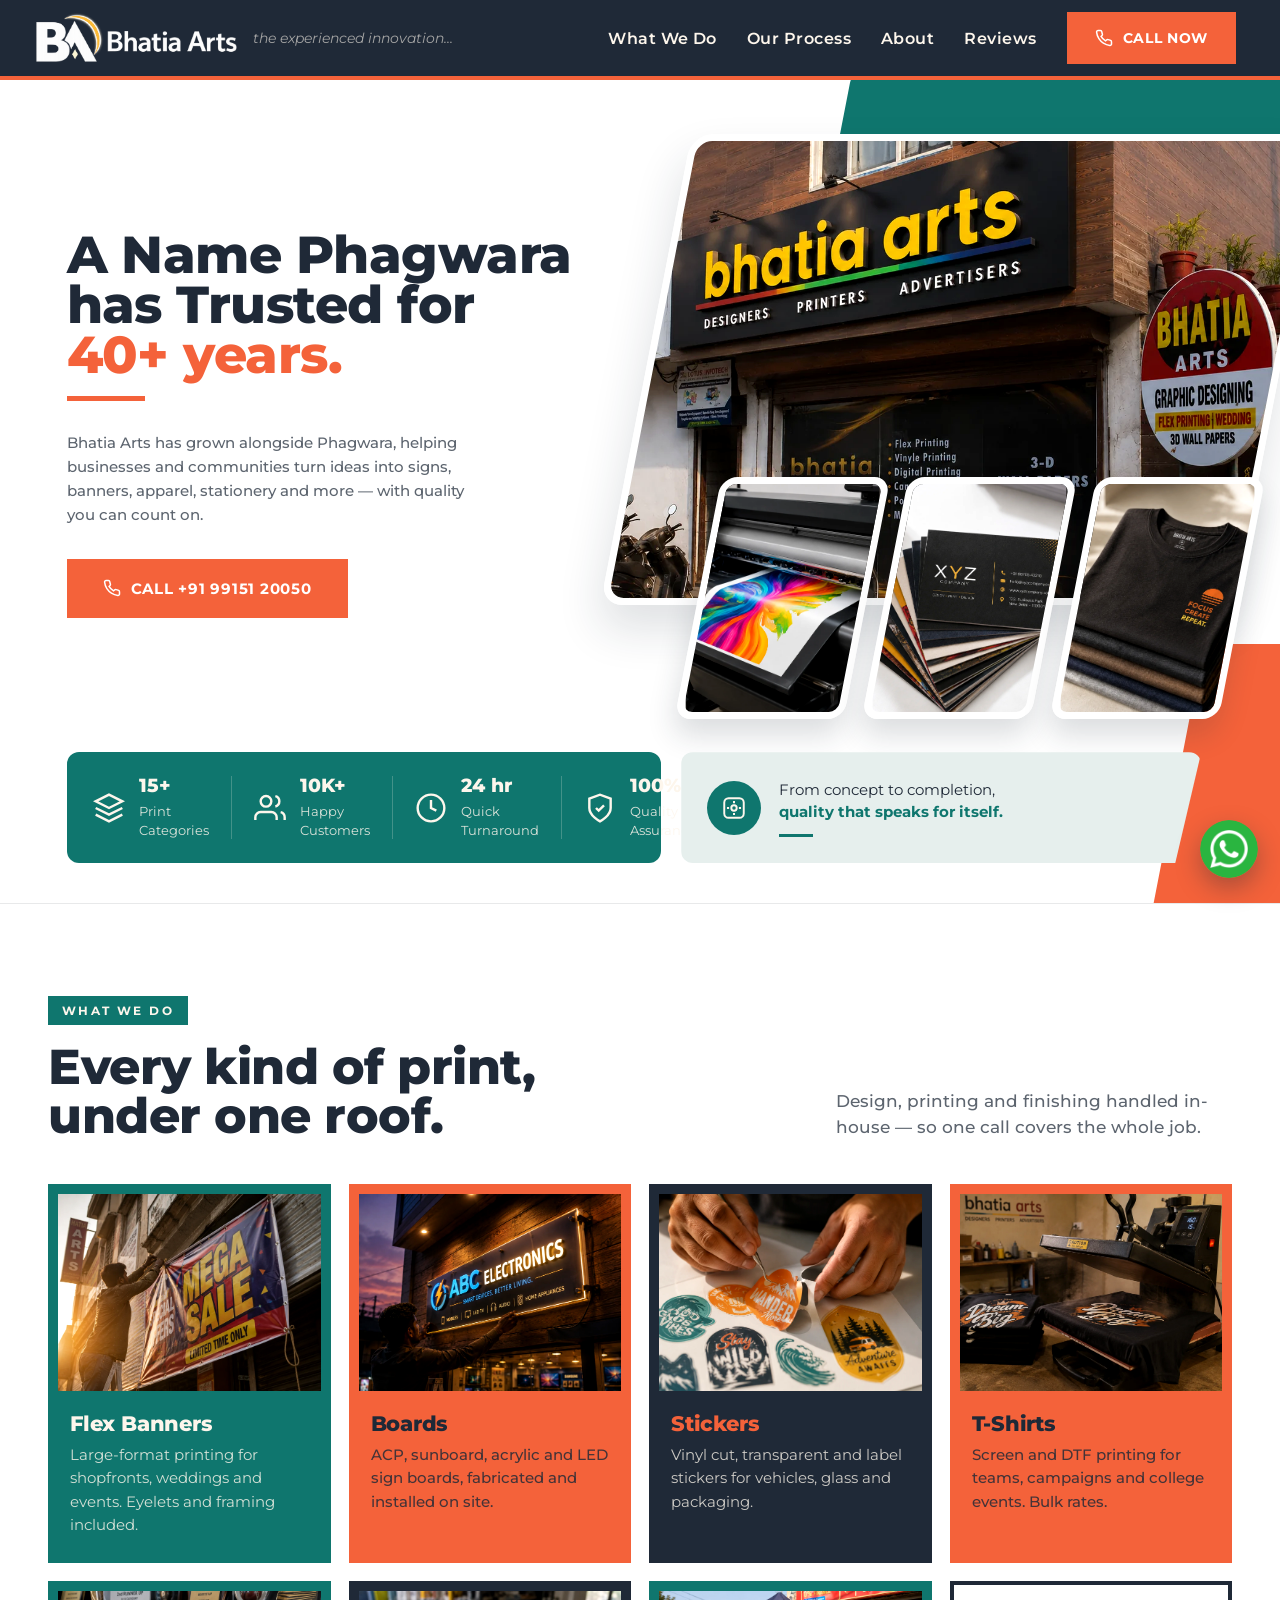
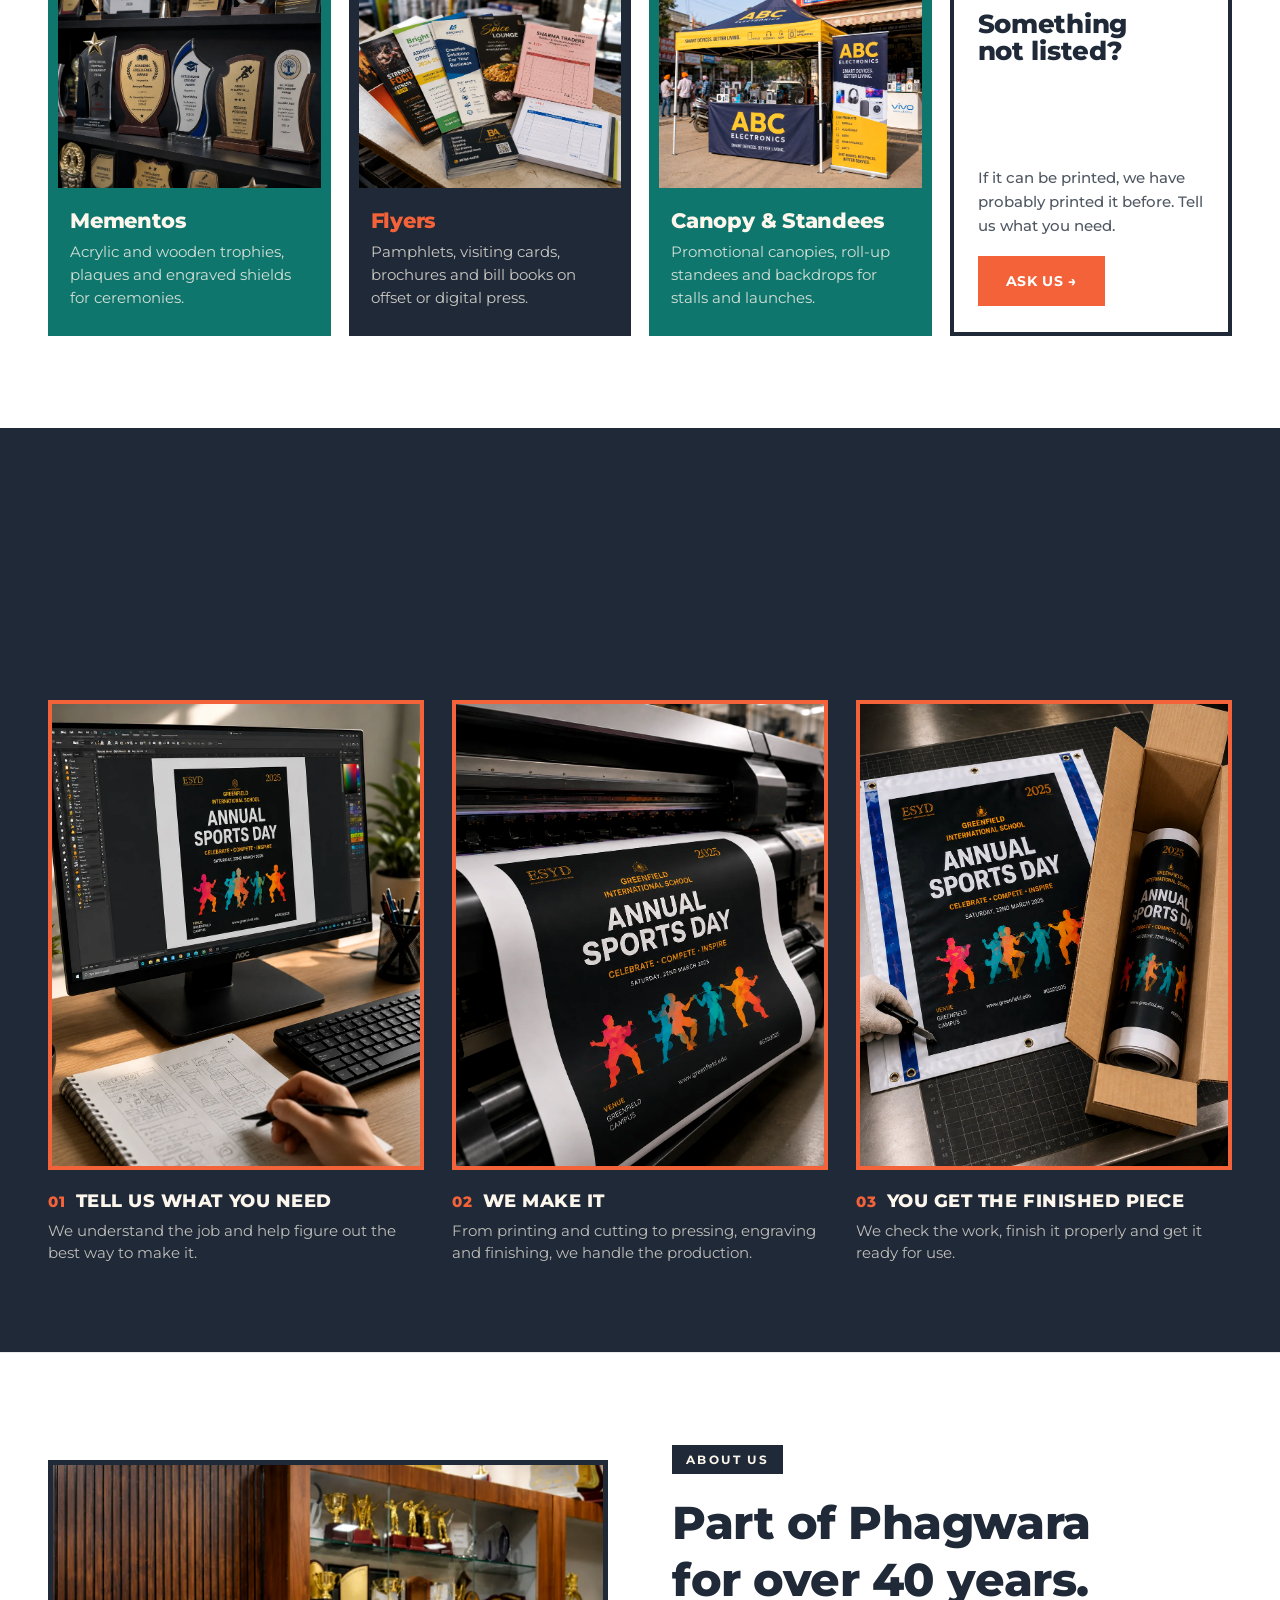
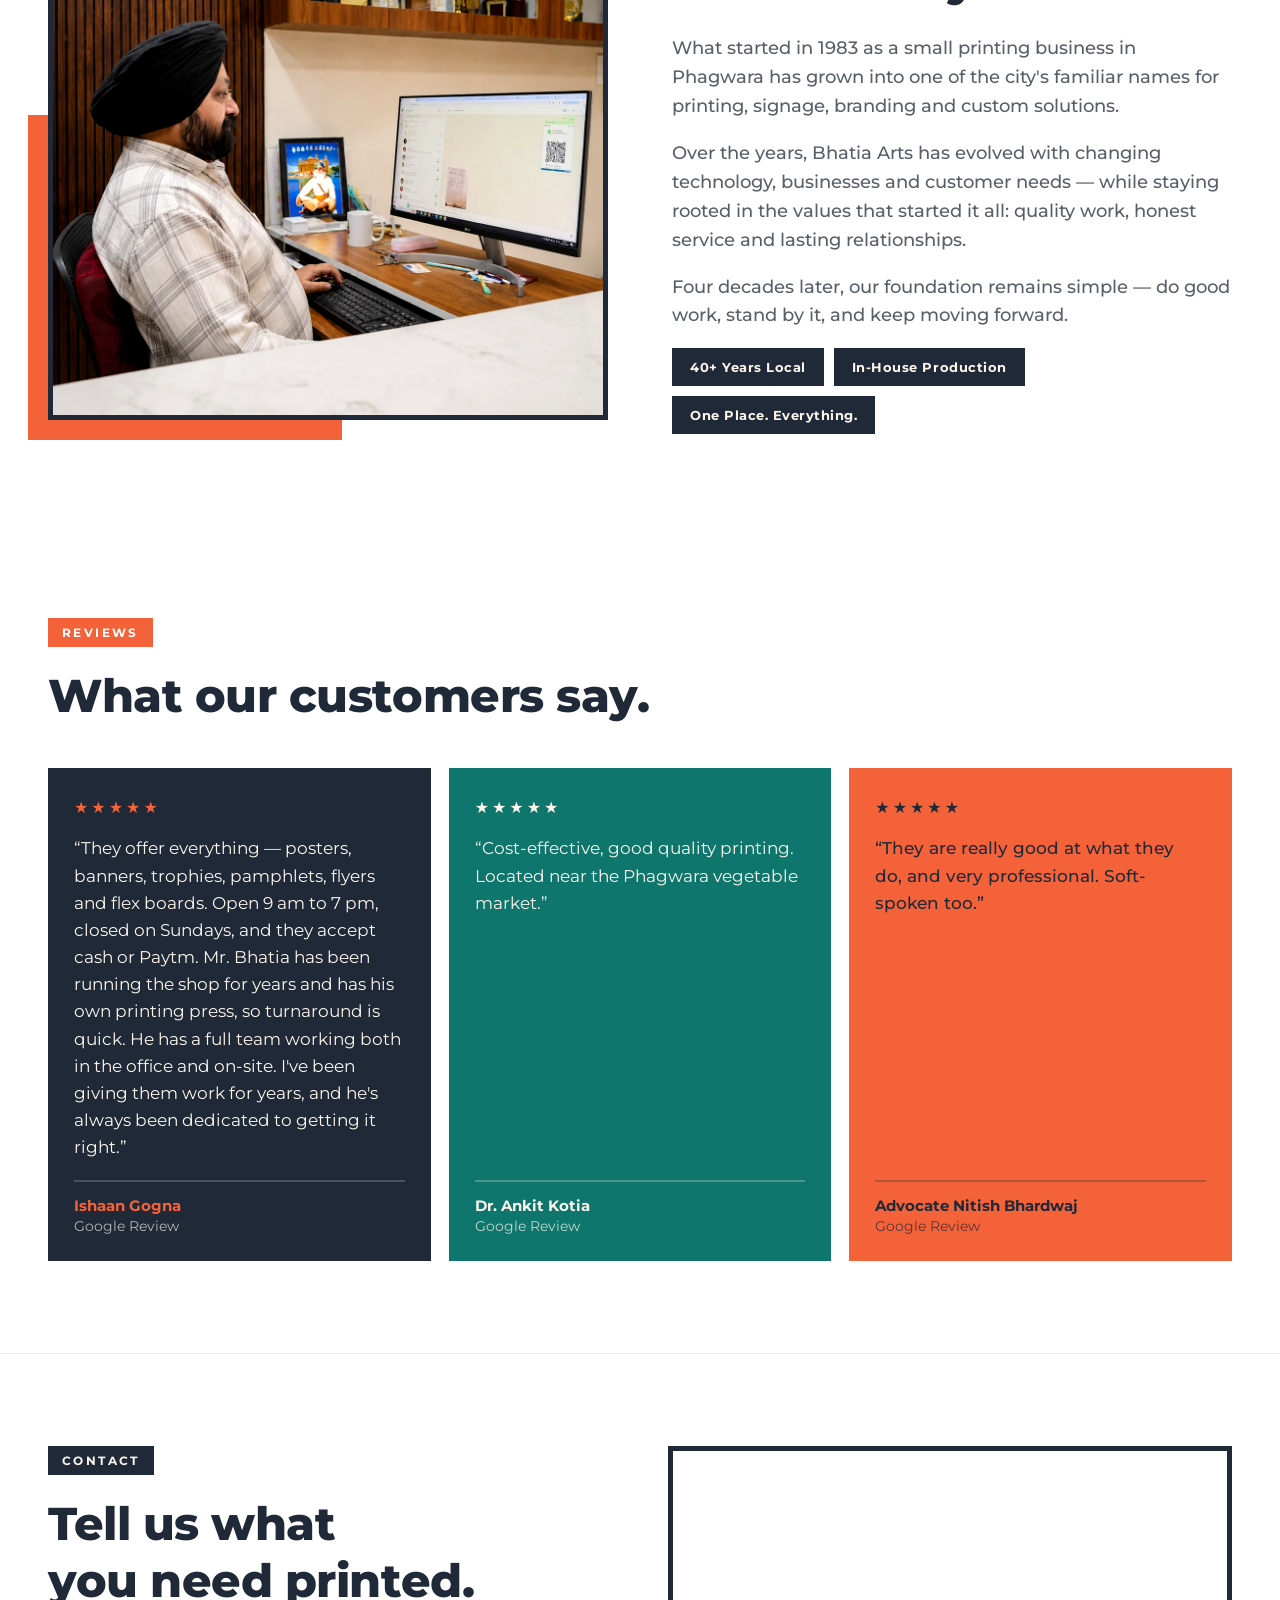
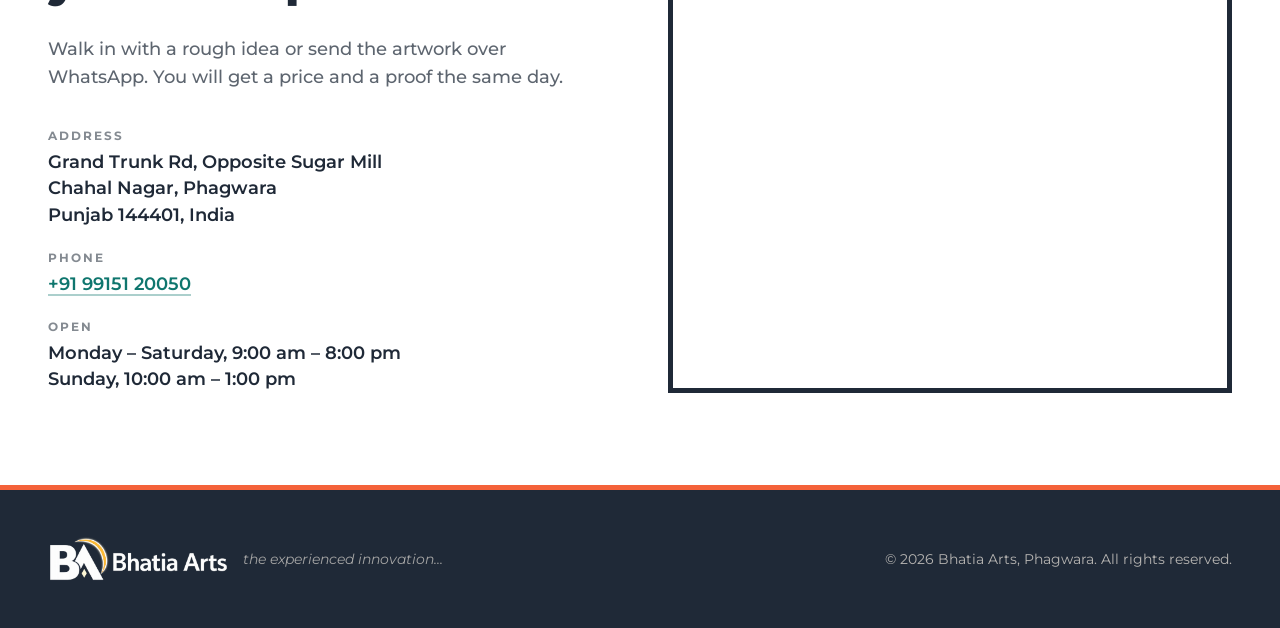
<file: index.html>
<!DOCTYPE html>
<html lang="en">
<head>
<meta charset="utf-8">
<meta name="viewport" content="width=device-width, initial-scale=1">
<title>Bhatia Arts | Printing & Signage Services in Phagwara</title>
<meta name="description" content="Looking for printing in Phagwara? Bhatia Arts offers flex banners, sign boards, stickers, T-shirts, mementos, flyers and more since 1983.">
<link rel="icon" type="image/png" href="favicon.png">
<link rel="icon" type="image/x-icon" href="favicon.ico">
<link rel="apple-touch-icon" href="apple-touch-icon.png">
<link rel="preconnect" href="https://fonts.googleapis.com">
<link rel="preconnect" href="https://fonts.gstatic.com" crossorigin>
<link href="https://fonts.googleapis.com/css2?family=Montserrat:ital,wght@0,400;0,500;0,600;0,700;0,800;0,900;1,400&display=swap" rel="stylesheet">
<link rel="stylesheet" href="bhatia-arts-v2.css">
</head>
<body>

<header class="site-header">
  <div class="container header-inner">
    <a href="#top" class="logo">
      <img src="logo.png" alt="Bhatia Arts" class="logo-img">
      <span class="logo-tagline">the experienced innovation...</span>
    </a>
    <button class="nav-toggle" id="nav-toggle" aria-label="Toggle menu" aria-expanded="false" aria-controls="main-nav">
      <svg viewBox="0 0 24 24" fill="none" stroke="currentColor" stroke-width="2" stroke-linecap="round"><path d="M3 6h18M3 12h18M3 18h18"/></svg>
    </button>
    <nav class="main-nav" id="main-nav">
      <a href="#work">What We Do</a>
      <a href="#process">Our Process</a>
      <a href="#about">About</a>
      <a href="#reviews">Reviews</a>
      <a href="tel:+919915120050" class="btn btn-primary btn-sm">
        <svg class="icon" viewBox="0 0 24 24" fill="none" stroke="currentColor" stroke-width="2"><path d="M22 16.92v3a2 2 0 0 1-2.18 2 19.79 19.79 0 0 1-8.63-3.07 19.5 19.5 0 0 1-6-6 19.79 19.79 0 0 1-3.07-8.67A2 2 0 0 1 4.11 2h3a2 2 0 0 1 2 1.72c.127.96.362 1.903.7 2.81a2 2 0 0 1-.45 2.11L8.09 9.91a16 16 0 0 0 6 6l1.27-1.27a2 2 0 0 1 2.11-.45c.907.338 1.85.573 2.81.7A2 2 0 0 1 22 16.92z"/></svg>
        Call Now
      </a>
    </nav>
  </div>
</header>

<section id="top" class="hero">
  <div class="hero-bg" aria-hidden="true">
    <div class="shape shape--teal"></div>
    <div class="shape shape--orange"></div>
  </div>

  <div class="hero-inner">
    <div class="hero-content">
      <h1 class="hero-title">A Name Phagwara<br>has Trusted for<br><span class="accent-text">40+ years.</span><span class="accent-rule"></span></h1>
      <p class="hero-sub">Bhatia Arts has grown alongside Phagwara, helping businesses and communities turn ideas into signs, banners, apparel, stationery and more — with quality you can count on.</p>
      <div class="hero-actions">
        <a href="tel:+919915120050" class="btn btn-primary">
          <svg class="icon" viewBox="0 0 24 24" fill="none" stroke="currentColor" stroke-width="2"><path d="M22 16.92v3a2 2 0 0 1-2.18 2 19.79 19.79 0 0 1-8.63-3.07 19.5 19.5 0 0 1-6-6 19.79 19.79 0 0 1-3.07-8.67A2 2 0 0 1 4.11 2h3a2 2 0 0 1 2 1.72c.127.96.362 1.903.7 2.81a2 2 0 0 1-.45 2.11L8.09 9.91a16 16 0 0 0 6 6l1.27-1.27a2 2 0 0 1 2.11-.45c.907.338 1.85.573 2.81.7A2 2 0 0 1 22 16.92z"/></svg>
          Call +91 99151 20050
        </a>
      </div>
    </div>

    <div class="hero-visual">
      <div class="hero-billboard">
        <img src="hero-large.webp" alt="Bhatia Arts storefront and illuminated signage, Phagwara" loading="lazy">
      </div>

      <div class="hero-strip">
        <div class="hero-strip-item">
          <img src="hero-strip-1-press.webp" alt="Large-format printer producing a colorful print" loading="lazy">
        </div>
        <div class="hero-strip-item">
          <img src="hero-strip-2-cards.webp" alt="Stack of printed business cards" loading="lazy">
        </div>
        <div class="hero-strip-item">
          <img src="hero-strip-3-tshirt.webp" alt="Folded stack of printed Bhatia Arts t-shirts" loading="lazy">
        </div>
      </div>
    </div>
  </div>

  <div class="hero-bottom">
    <div class="stats-bar">
      <div class="stat">
        <svg class="stat-icon" viewBox="0 0 24 24" fill="none" stroke="currentColor" stroke-width="1.8"><path d="m12 2-10 5 10 5 10-5-10-5Z"/><path d="m2 17 10 5 10-5"/><path d="m2 12 10 5 10-5"/></svg>
        <div><strong>15+</strong><span>Print<br>Categories</span></div>
      </div>
      <div class="stat">
        <svg class="stat-icon" viewBox="0 0 24 24" fill="none" stroke="currentColor" stroke-width="1.8"><path d="M17 21v-2a4 4 0 0 0-4-4H5a4 4 0 0 0-4 4v2"/><circle cx="9" cy="7" r="4"/><path d="M23 21v-2a4 4 0 0 0-3-3.87"/><path d="M16 3.13a4 4 0 0 1 0 7.75"/></svg>
        <div><strong>10K+</strong><span>Happy<br>Customers</span></div>
      </div>
      <div class="stat">
        <svg class="stat-icon" viewBox="0 0 24 24" fill="none" stroke="currentColor" stroke-width="1.8"><circle cx="12" cy="12" r="10"/><path d="M12 6v6l4 2"/></svg>
        <div><strong>24 hr</strong><span>Quick<br>Turnaround</span></div>
      </div>
      <div class="stat">
        <svg class="stat-icon" viewBox="0 0 24 24" fill="none" stroke="currentColor" stroke-width="1.8"><path d="M12 22s8-4 8-10V5l-8-3-8 3v7c0 6 8 10 8 10Z"/><path d="m9 12 2 2 4-4"/></svg>
        <div><strong>100%</strong><span>Quality<br>Assurance</span></div>
      </div>
    </div>

    <div class="quote-box">
      <span class="quote-icon">
        <svg viewBox="0 0 24 24" fill="none" stroke="currentColor" stroke-width="1.8"><rect x="3" y="3" width="18" height="18" rx="4"/><circle cx="12" cy="12" r="2.5"/><path d="M12 5.5v2M12 16.5v2M5.5 12h2M16.5 12h2"/></svg>
      </span>
      <p>From concept to completion,<br><strong>quality that speaks for itself.</strong><span class="quote-rule"></span></p>
    </div>
  </div>
</section>

<section id="work" class="work">
  <div class="container">
    <div class="section-head reveal">
      <div>
        <div class="eyebrow eyebrow--dark">What we do</div>
        <h2>Every kind of print,<br>under one roof.</h2>
      </div>
      <p class="section-lede">Design, printing and finishing handled in-house — so one call covers the whole job.</p>
    </div>

    <div class="work-grid">
      <article class="work-card work-card--teal reveal">
        <div class="work-card-img"><img src="flex.webp" alt="Worker installing a large printed flex banner" loading="lazy"></div>
        <div class="work-card-body">
          <h3>Flex Banners</h3>
          <p>Large-format printing for shopfronts, weddings and events. Eyelets and framing included.</p>
        </div>
      </article>
      <article class="work-card work-card--orange reveal">
        <div class="work-card-img"><img src="board.webp" alt="Backlit LED sign board being mounted on a shopfront" loading="lazy"></div>
        <div class="work-card-body">
          <h3>Boards</h3>
          <p>ACP, sunboard, acrylic and LED sign boards, fabricated and installed on site.</p>
        </div>
      </article>
      <article class="work-card work-card--dark reveal">
        <div class="work-card-img"><img src="stickers.webp" alt="Hands weeding colorful die-cut vinyl stickers" loading="lazy"></div>
        <div class="work-card-body">
          <h3 class="accent-text">Stickers</h3>
          <p>Vinyl cut, transparent and label stickers for vehicles, glass and packaging.</p>
        </div>
      </article>
      <article class="work-card work-card--orange reveal">
        <div class="work-card-img"><img src="t-shirt.webp" alt="Heat press printing a design onto a t-shirt" loading="lazy"></div>
        <div class="work-card-body">
          <h3>T-Shirts</h3>
          <p>Screen and DTF printing for teams, campaigns and college events. Bulk rates.</p>
        </div>
      </article>
      <article class="work-card work-card--teal reveal">
        <div class="work-card-img"><img src="mementos.webp" alt="Shelf of acrylic and wooden trophies and plaques" loading="lazy"></div>
        <div class="work-card-body">
          <h3>Mementos</h3>
          <p>Acrylic and wooden trophies, plaques and engraved shields for ceremonies.</p>
        </div>
      </article>
      <article class="work-card work-card--dark reveal">
        <div class="work-card-img"><img src="flyers.webp" alt="Stack of printed flyers, brochures and bill books" loading="lazy"></div>
        <div class="work-card-body">
          <h3 class="accent-text">Flyers</h3>
          <p>Pamphlets, visiting cards, brochures and bill books on offset or digital press.</p>
        </div>
      </article>
      <article class="work-card work-card--teal reveal">
        <div class="work-card-img"><img src="canopy.webp" alt="Promotional canopy tent and roll-up standee at a stall" loading="lazy"></div>
        <div class="work-card-body">
          <h3>Canopy &amp; Standees</h3>
          <p>Promotional canopies, roll-up standees and backdrops for stalls and launches.</p>
        </div>
      </article>
      <article class="work-card work-card--cta reveal">
        <h3>Something<br>not listed?</h3>
        <div>
          <p>If it can be printed, we have probably printed it before. Tell us what you need.</p>
          <a href="#contact" class="btn btn-primary btn-sm">Ask us &rarr;</a>
        </div>
      </article>
    </div>
  </div>
</section>

<section id="process" class="process">
  <div class="container">
    <div class="section-head section-head--dark reveal">
      <div>
        <div class="eyebrow eyebrow--dark">The Process</div>
        <h2>You bring the idea.<br>We take it from there.</h2>
      </div>
      <p class="section-lede section-lede--dark">Not sure what material to use? Need a particular finish? Have a rough idea but don't know how to produce it? That's what we're here for.</p>
    </div>
    <div class="process-grid">
      <div class="process-step reveal">
        <div class="process-img">
          <img src="brief.webp" alt="Designer reviewing a poster layout on screen next to hand-drawn sketches" loading="lazy">
        </div>
        <div class="process-meta"><span class="process-num">01</span><h3 class="process-title">Tell Us What You Need</h3></div>
        <p class="process-desc">We understand the job and help figure out the best way to make it.</p>
      </div>
      <div class="process-step reveal">
        <div class="process-img">
          <img src="making.webp" alt="Large-format printer producing a poster" loading="lazy">
        </div>
        <div class="process-meta"><span class="process-num">02</span><h3 class="process-title">We Make It</h3></div>
        <p class="process-desc">From printing and cutting to pressing, engraving and finishing, we handle the production.</p>
      </div>
      <div class="process-step reveal">
        <div class="process-img">
          <img src="finish.webp" alt="Trimming a finished print and rolling it for delivery" loading="lazy">
        </div>
        <div class="process-meta"><span class="process-num">03</span><h3 class="process-title">You Get The Finished Piece</h3></div>
        <p class="process-desc">We check the work, finish it properly and get it ready for use.</p>
      </div>
    </div>
  </div>
</section>

<section id="about" class="about">
  <div class="container about-inner">
    <div class="about-visual reveal">
      <div class="about-shape" aria-hidden="true"></div>
      <div class="about-img"><img src="about-us.webp" alt="Bhatia Arts team member at the office desk, trophy cabinet in the background" loading="lazy"></div>
    </div>
    <div class="about-content reveal">
      <div class="eyebrow">About us</div>
      <h2>Part of Phagwara<br>for over 40 years.</h2>
      <p>What started in 1983 as a small printing business in Phagwara has grown into one of the city's familiar names for printing, signage, branding and custom solutions.</p>
      <p>Over the years, Bhatia Arts has evolved with changing technology, businesses and customer needs — while staying rooted in the values that started it all: quality work, honest service and lasting relationships.</p>
      <p>Four decades later, our foundation remains simple — do good work, stand by it, and keep moving forward.</p>
      <div class="pill-row">
        <span class="pill">40+ Years Local</span>
        <span class="pill">In-House Production</span>
        <span class="pill">One Place. Everything.</span>
      </div>
    </div>
  </div>
</section>

<section id="reviews" class="reviews">
  <div class="container">
    <div class="eyebrow eyebrow--orange">Reviews</div>
    <h2 class="reviews-title reveal">What our customers say.</h2>
    <div class="reviews-grid">
      <figure class="review-card review-card--dark reveal">
        <div class="stars">&#9733;&#9733;&#9733;&#9733;&#9733;</div>
        <blockquote>&ldquo;They offer everything — posters, banners, trophies, pamphlets, flyers and flex boards. Open 9 am to 7 pm, closed on Sundays, and they accept cash or Paytm. Mr. Bhatia has been running the shop for years and has his own printing press, so turnaround is quick. He has a full team working both in the office and on-site. I've been giving them work for years, and he's always been dedicated to getting it right.&rdquo;</blockquote>
        <figcaption><strong>Ishaan Gogna</strong><span>Google Review</span></figcaption>
      </figure>
      <figure class="review-card review-card--teal reveal">
        <div class="stars stars--light">&#9733;&#9733;&#9733;&#9733;&#9733;</div>
        <blockquote>&ldquo;Cost-effective, good quality printing. Located near the Phagwara vegetable market.&rdquo;</blockquote>
        <figcaption><strong>Dr. Ankit Kotia</strong><span>Google Review</span></figcaption>
      </figure>
      <figure class="review-card review-card--orange reveal">
        <div class="stars stars--dark">&#9733;&#9733;&#9733;&#9733;&#9733;</div>
        <blockquote>&ldquo;They are really good at what they do, and very professional. Soft-spoken too.&rdquo;</blockquote>
        <figcaption><strong>Advocate Nitish Bhardwaj</strong><span>Google Review</span></figcaption>
      </figure>
    </div>
  </div>
</section>

<section id="contact" class="contact">
  <div class="container contact-inner">
    <div class="reveal">
      <div class="eyebrow">Contact</div>
      <h2>Tell us what<br>you need printed.</h2>
      <p class="contact-lede">Walk in with a rough idea or send the artwork over WhatsApp. You will get a price and a proof the same day.</p>
      <dl class="contact-list">
        <div><dt>Address</dt><dd>Grand Trunk Rd, Opposite Sugar Mill<br>Chahal Nagar, Phagwara<br>Punjab 144401, India</dd></div>
        <div><dt>Phone</dt><dd><a href="tel:+919915120050">+91 99151 20050</a></dd></div>
        <div><dt>Open</dt><dd>Monday – Saturday, 9:00 am – 8:00 pm<br>Sunday, 10:00 am – 1:00 pm</dd></div>
      </dl>
    </div>

    <div class="contact-map reveal">
      <iframe src="https://www.google.com/maps/embed?pb=!1m18!1m12!1m3!1d2223.5690575856943!2d75.76493924744001!3d31.225441736732037!2m3!1f0!2f0!3f0!3m2!1i1024!2i768!4f13.1!3m3!1m2!1s0x391af4e692614265%3A0xd04d8330cf8684ca!2sBhatia%20Arts!5e0!3m2!1sen!2sin!4v1786191130880!5m2!1sen!2sin" width="600" height="450" style="border:0;" allowfullscreen="" loading="lazy" referrerpolicy="strict-origin-when-cross-origin" title="Bhatia Arts location map"></iframe>
    </div>
  </div>
</section>

<footer class="site-footer">
  <div class="container footer-inner">
    <div class="logo">
      <img src="logo.png" alt="Bhatia Arts" class="logo-img logo-img--footer">
      <span class="logo-tagline">the experienced innovation...</span>
    </div>
    <div>&copy; 2026 Bhatia Arts, Phagwara. All rights reserved.</div>
  </div>
</footer>

<a href="https://wa.me/919915120050?text=Hi%2C%20I%27d%20like%20to%20know%20more%20about%20your%20printing%20services." class="whatsapp-float" target="_blank" rel="noopener" aria-label="Chat with us on WhatsApp">
  <img src="whatsapp-icon.png" alt="">
</a>

<script src="bhatia-arts-v2.js"></script>
</body>
</html>
</file>
<file: bhatia-arts-v2.css>
:root {
  --dark: #1f2937;
  --orange: #f4623a;
  --teal: #0f766e;
  --cream: #fdf6ec;
  --white: #ffffff;
  --ph-bg: #e5e7eb;
  --ph-border: #9ca3af;
  --ph-text: #6b7280;
}

* { box-sizing: border-box; }

body {
  margin: 0;
  background: var(--white);
  color: var(--dark);
  font-family: 'Montserrat', system-ui, sans-serif;
  -webkit-font-smoothing: antialiased;
  overflow-x: hidden;
}

h1, h2, h3 { font-family: 'Montserrat', system-ui, sans-serif; font-weight: 800; letter-spacing: -0.01em; margin: 0; }

a { color: var(--orange); text-decoration: none; }
a:hover { color: var(--teal); }
::selection { background: var(--orange); color: var(--cream); }

.container { max-width: 1240px; margin: 0 auto; padding: 0 24px; }

.accent-text { color: var(--orange); }

/* Scroll-reveal: JS toggles .is-visible via IntersectionObserver as each
   element enters the viewport (see bhatia-arts-v2.js). Kept above the
   section-specific hover rules below so hover always wins the cascade once
   an element has already revealed (equal specificity, later rule wins). */
.reveal { opacity: 0; transform: translateY(28px); transition: opacity 0.7s ease, transform 0.7s ease; }
.reveal.is-visible { opacity: 1; transform: none; }
@media (prefers-reduced-motion: reduce) {
  .reveal { opacity: 1; transform: none; transition: none; }
}

.btn {
  display: inline-flex;
  align-items: center;
  gap: 10px;
  font-weight: 700;
  font-size: 15px;
  letter-spacing: 0.05em;
  text-transform: uppercase;
  padding: 18px 34px;
  border: 2.5px solid transparent;
  cursor: pointer;
  white-space: nowrap;
  transition: transform 0.2s ease, background 0.2s ease, color 0.2s ease;
}
.btn:hover { transform: translateY(-2px); }
.btn-primary { background: var(--orange); color: #fff; }
.btn-primary:hover { background: var(--dark); color: var(--cream); }
.btn-outline { border-color: var(--dark); color: var(--dark); }
.btn-outline:hover { background: var(--dark); color: #fff; }
.btn-sm { padding: 15px 26px; font-size: 13.5px; }
.btn .icon { width: 18px; height: 18px; }
.arrow { font-size: 16px; }

.placeholder-img {
  background: var(--ph-bg);
  color: var(--ph-border);
  display: flex;
  align-items: center;
  justify-content: center;
}
.placeholder-img svg { width: 30%; height: 30%; max-width: 64px; max-height: 64px; }

/* Header */
.site-header {
  position: sticky;
  top: 0;
  z-index: 50;
  background: var(--dark);
  border-bottom: 4px solid var(--orange);
}
.header-inner {
  padding: 12px 24px 12px 14px;
  display: flex;
  align-items: center;
  justify-content: space-between;
  gap: 24px;
  flex-wrap: wrap;
}
.logo { display: flex; align-items: center; gap: 14px; color: var(--cream); }
.logo-img { height: 52px; width: auto; display: block; }
.logo-img--footer { height: 28px; }
.logo-tagline { font-size: 14px; font-style: italic; color: rgba(253,246,236,0.6); }
.main-nav { display: flex; align-items: center; gap: 30px; flex-wrap: wrap; justify-content: flex-end; font-size: 15.5px; font-weight: 600; letter-spacing: 0.03em; }
.main-nav > a:not(.btn) { color: var(--cream); }

.nav-toggle { display: none; background: none; border: 0; color: var(--cream); padding: 6px; cursor: pointer; }
.nav-toggle svg { width: 26px; height: 26px; display: block; }

/* Below 900px the hero stacks to one column (see .hero-inner), so the nav
   collapses into a toggled panel at the same breakpoint rather than wrapping
   onto a second header row and eating the viewport. */
@media (max-width: 900px) {
  .nav-toggle { display: flex; align-items: center; justify-content: center; }
  .main-nav {
    display: none;
    width: 100%;
    flex-direction: column;
    align-items: stretch;
    gap: 0;
    padding-top: 8px;
  }
  .main-nav.is-open { display: flex; }
  .main-nav > a:not(.btn) { padding: 14px 4px; border-top: 1px solid rgba(253,246,236,0.14); }
  .main-nav > a.btn { margin-top: 14px; justify-content: center; }
}
@media (max-width: 560px) {
  .logo-tagline { display: none; }
}

/* Hero
   Cards are SKEWED (top/bottom edges stay horizontal, sides slant) rather than
   rotated, so the whole collage shares one consistent lean. */
.hero {
  --slant: -11deg;
  --unslant: 11deg;
  background: var(--white);
  border-bottom: 1px solid rgba(31,41,55,0.10);
  position: relative;
  overflow: hidden;
  display: flex;
  flex-direction: column;
  min-height: calc(100vh - 76px);
}

.hero-bg { position: absolute; inset: 0; z-index: 0; }
.shape { position: absolute; border-radius: 30px; transform: skewX(var(--slant)); }
.shape--teal { top: -26px; right: 1%; width: 36%; height: 62%; background: var(--teal); }
.shape--orange { bottom: -70px; right: -110px; width: 17%; height: 40%; background: var(--orange); }

.hero-inner {
  position: relative;
  z-index: 1;
  flex: 1;
  display: grid;
  grid-template-columns: 50% 50%;
  align-items: center;
}
.hero-content {
  padding: 40px clamp(24px, 3.5vw, 60px) 24px clamp(24px, 5.2vw, 88px);
}

.badge {
  display: inline-flex;
  align-items: center;
  gap: 10px;
  background: var(--white);
  border: 1.5px solid rgba(31,41,55,0.18);
  color: var(--dark);
  padding: 9px 18px;
  font-size: 12px;
  font-weight: 700;
  letter-spacing: 0.16em;
  text-transform: uppercase;
  margin-bottom: 26px;
}

.hero-title {
  font-size: clamp(34px, 4.1vw, 68px);
  line-height: 0.95;
  margin: 0 0 30px;
}
.accent-rule {
  display: block;
  width: 78px;
  height: 5px;
  background: var(--orange);
  margin-top: 16px;
}

.hero-sub {
  font-size: clamp(15px, 1.15vw, 19px);
  line-height: 1.6;
  color: rgba(31,41,55,0.72);
  max-width: 42ch;
  margin: 0 0 32px;
  font-weight: 500;
}

.hero-actions { display: flex; flex-wrap: wrap; gap: 14px; align-items: center; }

/* Hero visual: big card behind, three cards in front, all sharing one skew */
.hero-visual { position: relative; align-self: stretch; min-height: 620px; }

.hero-billboard {
  position: absolute;
  top: 8%;
  left: 1%;
  right: 0;
  height: 70%;
  border-radius: 22px;
  overflow: hidden;
  border: 7px solid var(--white);
  transform: skewX(var(--slant));
  box-shadow: 0 24px 44px rgba(31,41,55,0.14);
}
.hero-billboard img {
  width: 100%;
  height: 100%;
  object-fit: cover;
  display: block;
  /* undo the frame's skew so the photo itself renders straight */
  transform: skewX(var(--unslant)) scale(1.25);
  transform-origin: center;
  /* shared color grade so photos pulled from different sources (real
     photography + generated shots) read as one consistent set */
  filter: saturate(1.08) contrast(1.05) brightness(1.02);
}

.hero-strip {
  position: absolute;
  left: 9%;
  right: 6%;
  bottom: 5%;
  height: 36%;
  display: flex;
  gap: 3.5%;
}
.hero-strip-item {
  flex: 1;
  border-radius: 16px;
  overflow: hidden;
  border: 7px solid var(--white);
  transform: skewX(var(--slant));
  box-shadow: 0 16px 28px rgba(31,41,55,0.16);
}
.hero-strip-item img {
  width: 100%;
  height: 100%;
  object-fit: cover;
  display: block;
  /* undo the frame's skew so the photo itself renders straight */
  transform: skewX(var(--unslant)) scale(1.25);
  transform-origin: center;
  filter: saturate(1.08) contrast(1.05) brightness(1.02);
}

/* Bottom row: stats bar and quote box side by side */
.hero-bottom {
  position: relative;
  z-index: 2;
  display: grid;
  grid-template-columns: minmax(0, 50%) minmax(0, 520px);
  gap: 20px;
  padding: 0 24px 40px clamp(24px, 5.2vw, 88px);
}

.stats-bar {
  display: grid;
  grid-template-columns: repeat(4, 1fr);
  gap: 22px;
  background: var(--teal);
  color: var(--cream);
  border-radius: 12px;
  padding: 24px 26px;
}
.stat { display: flex; align-items: center; gap: 14px; }
.stat + .stat { border-left: 1px solid rgba(253,246,236,0.22); padding-left: 22px; }
.stat-icon { width: 32px; height: 32px; flex-shrink: 0; }
.stat strong { display: block; font-size: clamp(18px, 1.5vw, 24px); font-weight: 800; line-height: 1; margin-bottom: 5px; }
.stat span { font-size: 12.5px; line-height: 1.3; color: rgba(253,246,236,0.85); }

.quote-box {
  background: #e6efed;
  padding: 20px 34px 20px 26px;
  display: flex;
  align-items: center;
  gap: 18px;
  border-radius: 12px;
  /* slanted right edge, matching the card skew */
  clip-path: polygon(0 0, 100% 0, calc(100% - 26px) 100%, 0 100%);
}
.quote-icon {
  flex-shrink: 0;
  width: 54px;
  height: 54px;
  border-radius: 50%;
  background: var(--teal);
  color: var(--cream);
  display: flex;
  align-items: center;
  justify-content: center;
}
.quote-icon svg { width: 26px; height: 26px; }
.quote-box p { margin: 0; font-size: 15px; line-height: 1.5; color: var(--dark); }
.quote-box strong { color: var(--teal); }
.quote-rule { display: block; width: 34px; height: 3px; background: var(--teal); margin-top: 10px; }

@media (max-width: 1100px) {
  .hero-visual { min-height: 520px; }
}
@media (max-width: 900px) {
  /* the skewed parallelogram frames read fine on the wide desktop hero, but
     cramped into a single mobile column they just look like clipped, tilted
     photos — drop the skew entirely here for plain rounded-rect photos. */
  .hero { --slant: 0deg; --unslant: 0deg; min-height: 0; }
  /* shapes are positioned against the whole hero, which is much taller once
     the columns stack — they'd cut across the copy, so drop them here */
  .hero-bg { display: none; }
  .hero-inner { grid-template-columns: 1fr; }
  .hero-content { padding: 48px 24px 0; }
  /* the desktop version absolutely-positions the billboard and strip so
     they overlap into one cascading collage — cramped onto one mobile
     column that just reads as photos stacked on top of each other, so
     switch both back to plain static flow: landscape photo, then the
     three portrait photos in a row underneath, no white photo-stack
     border on either (matches the flat reference layout). */
  .hero-visual { position: static; min-height: 0; margin-top: 32px; padding: 0 24px; }
  .hero-billboard {
    position: static;
    width: 100%;
    height: auto;
    aspect-ratio: 16/9;
    border: 0;
  }
  .hero-strip {
    position: static;
    height: auto;
    margin-top: 14px;
    gap: 12px;
  }
  .hero-strip-item {
    aspect-ratio: 3/4;
    border: 0;
  }
  .hero-bottom { grid-template-columns: 1fr; padding: 32px 24px 40px; }
  .quote-box { clip-path: none; }

  /* iOS Safari breaks position:sticky/fixed (header, WhatsApp button) when
     body has non-visible overflow — .hero already clips its own skewed
     bleed locally, so this was only ever needed as a belt-and-suspenders
     guard and is safe to lift on mobile viewports. */
  body { overflow-x: visible; }
}
@media (max-width: 640px) {
  .stats-bar { grid-template-columns: repeat(2, 1fr); gap: 18px; }
  .stat + .stat { border-left: 0; padding-left: 0; }
  .stat:nth-child(even) { border-left: 1px solid rgba(253,246,236,0.22); padding-left: 18px; }
}

/* Ticker */
.ticker { background: var(--dark); color: var(--cream); padding: 0 24px; border-bottom: 4px solid var(--orange); }
.ticker-inner { display: flex; flex-wrap: wrap; gap: 12px 48px; padding: 22px 0; font-size: 13.5px; letter-spacing: 0.18em; text-transform: uppercase; font-weight: 700; }
.sep { color: var(--orange); }

/* Section shared bits */
.eyebrow { display: inline-block; background: var(--dark); color: var(--cream); font-size: 12px; font-weight: 700; letter-spacing: 0.2em; text-transform: uppercase; padding: 7px 14px; margin-bottom: 20px; }
.eyebrow--dark { background: var(--teal); margin-bottom: 18px; }
.eyebrow--orange { background: var(--orange); color: #fff; }

.section-head { display: flex; flex-wrap: wrap; justify-content: space-between; align-items: flex-end; gap: 24px; margin-bottom: 44px; }
.section-head h2 { font-size: clamp(34px, 3.8vw, 52px); line-height: 1; }
.section-lede { font-size: 16.5px; line-height: 1.6; color: rgba(31,41,55,0.72); max-width: 36ch; margin: 0; font-weight: 500; }
.section-head--dark h2 { font-size: clamp(32px, 3.6vw, 48px); color: var(--cream); }
.section-lede--dark { color: rgba(253,246,236,0.62); max-width: 34ch; }

/* Work */
.work { padding: 92px 24px; background: var(--white); }
.work-grid { display: grid; grid-template-columns: repeat(auto-fill, minmax(280px, 1fr)); gap: 18px; }
.work-card { transition: transform 0.3s ease, box-shadow 0.3s ease; }
.work-card:hover { transform: translateY(-6px); box-shadow: 0 16px 32px rgba(31,41,55,0.18); }
.work-card-img { aspect-ratio: 4/3; margin: 10px 10px 0; overflow: hidden; }
.work-card-img img {
  width: 100%; height: 100%; object-fit: cover; display: block;
  filter: saturate(1.08) contrast(1.05) brightness(1.02);
  transition: transform 0.5s ease;
}
.work-card:hover .work-card-img img { transform: scale(1.06); }
.work-card-body { padding: 20px 22px 26px; }
.work-card-body h3 { font-size: 21px; margin: 0 0 8px; }
.work-card-body p { margin: 0; font-size: 14.5px; line-height: 1.6; }
.work-card--teal { background: var(--teal); color: var(--cream); }
.work-card--teal p { color: rgba(253,246,236,0.82); }
.work-card--orange { background: var(--orange); color: var(--dark); }
.work-card--orange p { color: rgba(31,41,55,0.82); font-weight: 500; }
.work-card--dark { background: var(--dark); color: var(--cream); }
.work-card--dark p { color: rgba(253,246,236,0.78); }
.work-card--cta {
  background: var(--white);
  border: 4px solid var(--dark);
  display: flex;
  flex-direction: column;
  justify-content: space-between;
  padding: 26px 24px;
  min-height: 240px;
}
.work-card--cta h3 { font-size: 26px; line-height: 1.05; }
.work-card--cta p { margin: 0 0 18px; font-size: 15px; line-height: 1.6; color: rgba(31,41,55,0.78); font-weight: 500; }

/* About */
.about { padding: 92px 24px; background: var(--white); border-top: 1px solid rgba(31,41,55,0.10); }
.about-inner { display: grid; grid-template-columns: repeat(auto-fit, minmax(340px, 1fr)); gap: 64px; align-items: center; }
.about-visual { position: relative; }
.about-shape { position: absolute; inset: auto auto -20px -20px; width: 56%; height: 58%; background: var(--orange); }
.about-img { position: relative; width: 100%; aspect-ratio: 1/1; border: 5px solid var(--dark); overflow: hidden; }
.about-img img {
  width: 100%; height: 100%; object-fit: cover; display: block;
  filter: saturate(1.08) contrast(1.05) brightness(1.02);
  transition: transform 0.5s ease;
}
.about-img:hover img { transform: scale(1.06); }
.about-content h2 { font-size: clamp(32px, 3.6vw, 48px); margin: 0 0 26px; }
.about-content p { font-size: 17.5px; line-height: 1.65; color: rgba(31,41,55,0.75); margin: 0 0 18px; font-weight: 500; }
.pill-row { display: flex; flex-wrap: wrap; gap: 10px; margin-top: 14px; }
.pill { background: var(--dark); color: var(--cream); padding: 11px 18px; font-size: 13px; font-weight: 700; letter-spacing: 0.04em; }

/* Process */
.process { background: var(--dark); color: var(--cream); padding: 88px 24px; }
.process-grid { display: grid; grid-template-columns: repeat(auto-fit, minmax(220px, 1fr)); gap: 28px; }
.process-img { aspect-ratio: 4/5; margin-bottom: 20px; overflow: hidden; border: 4px solid var(--orange); }
.process-img img {
  width: 100%; height: 100%; object-fit: cover; display: block;
  filter: saturate(1.08) contrast(1.05) brightness(1.02);
  transition: transform 0.5s ease;
}
.process-img:hover img { transform: scale(1.06); }
.process-meta { display: flex; align-items: baseline; gap: 10px; margin-bottom: 8px; }
.process-num { color: var(--orange); font-weight: 800; font-size: 15px; letter-spacing: 0.05em; }
.process-title { font-size: 18px; margin: 0; text-transform: uppercase; letter-spacing: 0.03em; }
.process-desc { margin: 0; font-size: 14.5px; line-height: 1.55; color: rgba(253,246,236,0.72); }

/* Reviews */
.reviews { padding: 92px 24px; background: var(--white); }
.reviews-title { font-size: clamp(32px, 3.6vw, 48px); margin: 0 0 44px; }
.reviews-grid { display: grid; grid-template-columns: repeat(auto-fit, minmax(270px, 1fr)); gap: 18px; }
.review-card { margin: 0; padding: 30px 26px 26px; display: flex; flex-direction: column; gap: 18px; transition: transform 0.3s ease, box-shadow 0.3s ease; }
.review-card:hover { transform: translateY(-6px); box-shadow: 0 16px 32px rgba(31,41,55,0.18); }
.stars { color: var(--orange); font-size: 16px; letter-spacing: 3px; }
.stars--light { color: var(--cream); }
.stars--dark { color: var(--dark); }
.review-card blockquote { margin: 0; font-size: 17px; line-height: 1.6; }
.review-card figcaption { margin-top: auto; padding-top: 14px; border-top: 2px solid rgba(253,246,236,0.2); font-size: 14px; display: flex; flex-direction: column; }
.review-card figcaption strong { font-size: 15px; margin-bottom: 2px; }
.review-card--dark { background: var(--dark); color: var(--cream); }
.review-card--dark figcaption strong { color: var(--orange); }
.review-card--dark figcaption span { color: rgba(253,246,236,0.68); }
.review-card--teal { background: var(--teal); color: var(--cream); }
.review-card--teal figcaption { border-top-color: rgba(253,246,236,0.25); }
.review-card--teal figcaption span { color: rgba(253,246,236,0.75); }
.review-card--orange { background: var(--orange); color: var(--dark); }
.review-card--orange blockquote { font-weight: 500; }
.review-card--orange figcaption { border-top-color: rgba(31,41,55,0.3); }
.review-card--orange figcaption span { color: rgba(31,41,55,0.75); }

/* Contact */
.contact { padding: 92px 24px; background: var(--white); color: var(--dark); border-top: 1px solid rgba(31,41,55,0.10); }
.contact-inner { display: grid; grid-template-columns: repeat(auto-fit, minmax(340px, 1fr)); gap: 56px; }
.contact-inner h2 { font-size: clamp(32px, 3.6vw, 48px); margin: 0 0 26px; }
.contact-lede { font-size: 18px; line-height: 1.6; color: rgba(31,41,55,0.72); margin: 0 0 36px; max-width: 44ch; font-weight: 500; }
.contact-list { margin: 0; display: grid; gap: 22px; }
.contact-list dt { font-size: 12px; font-weight: 700; letter-spacing: 0.16em; text-transform: uppercase; color: rgba(31,41,55,0.55); margin-bottom: 6px; }
.contact-list dd { margin: 0; font-size: 17.5px; line-height: 1.5; font-weight: 600; }
.contact-list a { color: var(--teal); border-bottom: 2px solid rgba(15,118,110,0.35); }

.contact-map { border: 5px solid var(--dark); min-height: 420px; }
.contact-map iframe { width: 100%; height: 100%; min-height: 420px; display: block; }

/* Footer */
.site-footer { background: var(--dark); color: rgba(253,246,236,0.68); padding: 46px 24px; border-top: 5px solid var(--orange); }
.footer-inner { display: flex; flex-wrap: wrap; justify-content: space-between; gap: 20px; align-items: center; font-size: 14px; }
@media (min-width: 901px) {
  .logo-img--footer { height: 46px; }
}

/* WhatsApp floating button */
.whatsapp-float {
  position: fixed;
  right: 22px;
  bottom: 22px;
  z-index: 60;
  width: 58px;
  height: 58px;
  border-radius: 50%;
  display: block;
  box-shadow: 0 10px 24px rgba(31,41,55,0.35);
  transition: transform 0.15s ease;
}
.whatsapp-float:hover { transform: translateY(-2px); }
.whatsapp-float img { width: 100%; height: 100%; display: block; border-radius: 50%; }
@media (max-width: 640px) {
  .whatsapp-float { right: 16px; bottom: 16px; width: 52px; height: 52px; }
}

/* these two grids have a 340px column minimum, wider than a 375px phone can
   fit after side padding, which forced them to overflow and clip instead of
   reflowing to a single column. Placed after both base rules so it actually
   wins the cascade at equal specificity. */
@media (max-width: 900px) {
  .about-inner, .contact-inner { grid-template-columns: 1fr; }
}
</file>
